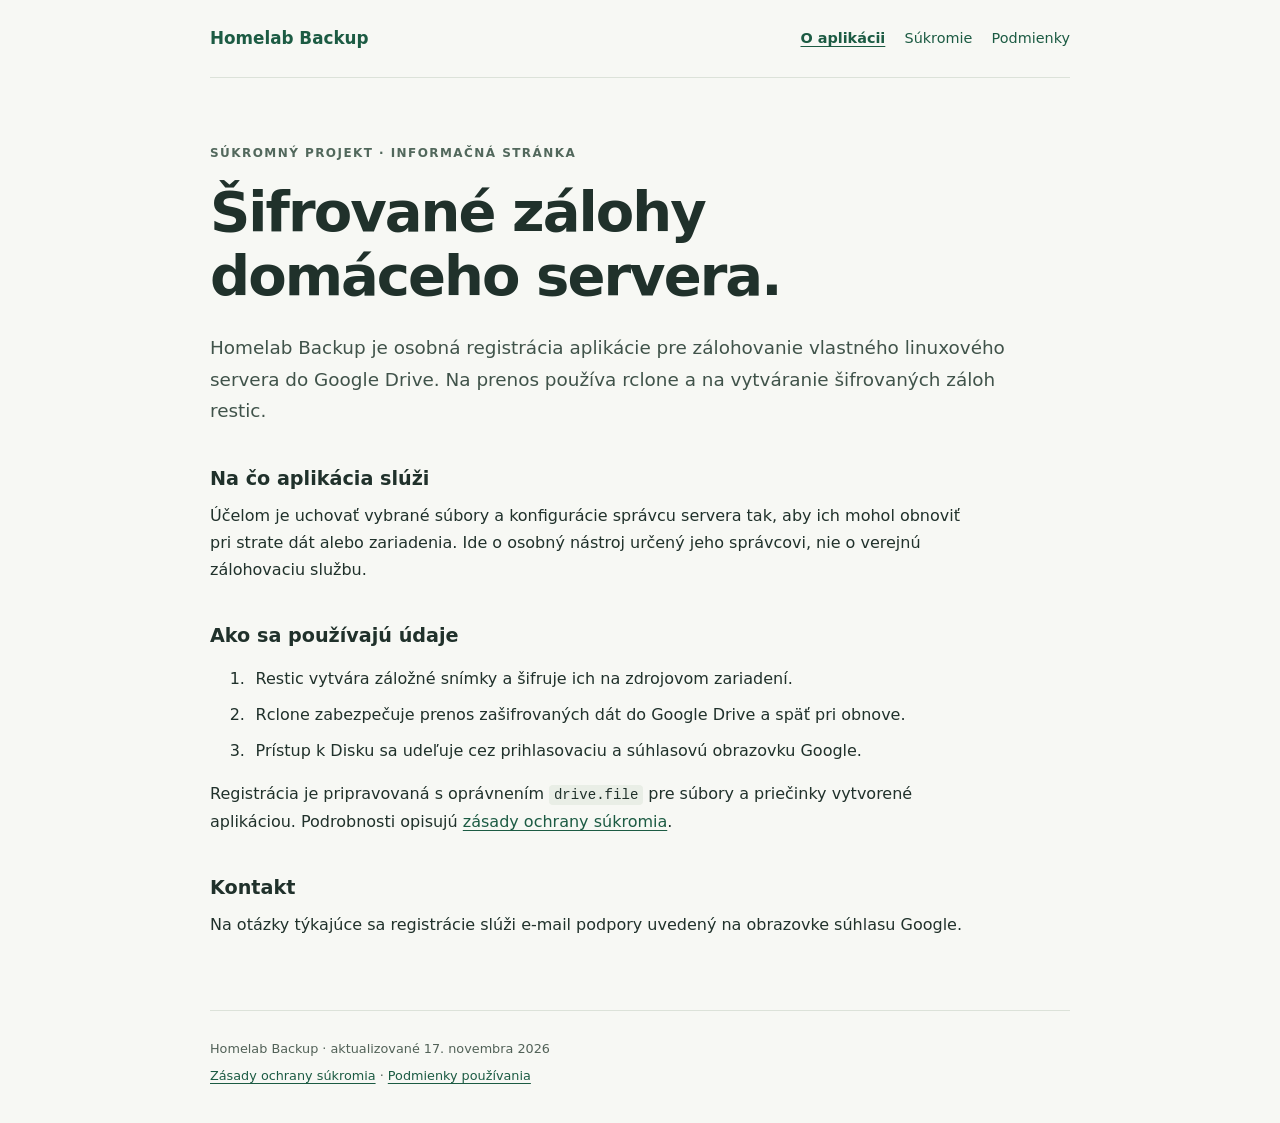
<file: index.html>
<!doctype html>
<html lang="sk">
<head>
  <meta charset="utf-8">
  <meta name="viewport" content="width=device-width, initial-scale=1">
  <meta name="description" content="Informácie o súkromnom zálohovaní Homelab Backup pomocou restic, rclone a Google Drive.">
  <title>Homelab Backup</title>
  <link rel="stylesheet" href="style.css">
</head>
<body>
  <header><a class="brand" href="index.html">Homelab Backup</a><nav aria-label="Hlavná navigácia"><a href="index.html" aria-current="page">O aplikácii</a><a href="privacy.html">Súkromie</a><a href="terms.html">Podmienky</a></nav></header>
  <main>
    <p class="eyebrow">Súkromný projekt · informačná stránka</p>
    <h1>Šifrované zálohy<br>domáceho servera.</h1>
    <p class="lead">Homelab Backup je osobná registrácia aplikácie pre zálohovanie vlastného linuxového servera do Google Drive. Na prenos používa rclone a na vytváranie šifrovaných záloh restic.</p>
    <section aria-labelledby="purpose"><h2 id="purpose">Na čo aplikácia slúži</h2><p>Účelom je uchovať vybrané súbory a konfigurácie správcu servera tak, aby ich mohol obnoviť pri strate dát alebo zariadenia. Ide o osobný nástroj určený jeho správcovi, nie o verejnú zálohovaciu službu.</p></section>
    <section aria-labelledby="flow"><h2 id="flow">Ako sa používajú údaje</h2><ol><li>Restic vytvára záložné snímky a šifruje ich na zdrojovom zariadení.</li><li>Rclone zabezpečuje prenos zašifrovaných dát do Google Drive a späť pri obnove.</li><li>Prístup k Disku sa udeľuje cez prihlasovaciu a súhlasovú obrazovku Google.</li></ol><p>Registrácia je pripravovaná s oprávnením <code>drive.file</code> pre súbory a priečinky vytvorené aplikáciou. Podrobnosti opisujú <a href="privacy.html">zásady ochrany súkromia</a>.</p></section>
    <section aria-labelledby="contact"><h2 id="contact">Kontakt</h2><p>Na otázky týkajúce sa registrácie slúži e-mail podpory uvedený na obrazovke súhlasu Google.</p></section>
  </main>
  <footer><p>Homelab Backup · aktualizované 17. novembra 2026</p><p><a href="privacy.html">Zásady ochrany súkromia</a> · <a href="terms.html">Podmienky používania</a></p></footer>
</body>
</html>
</file>
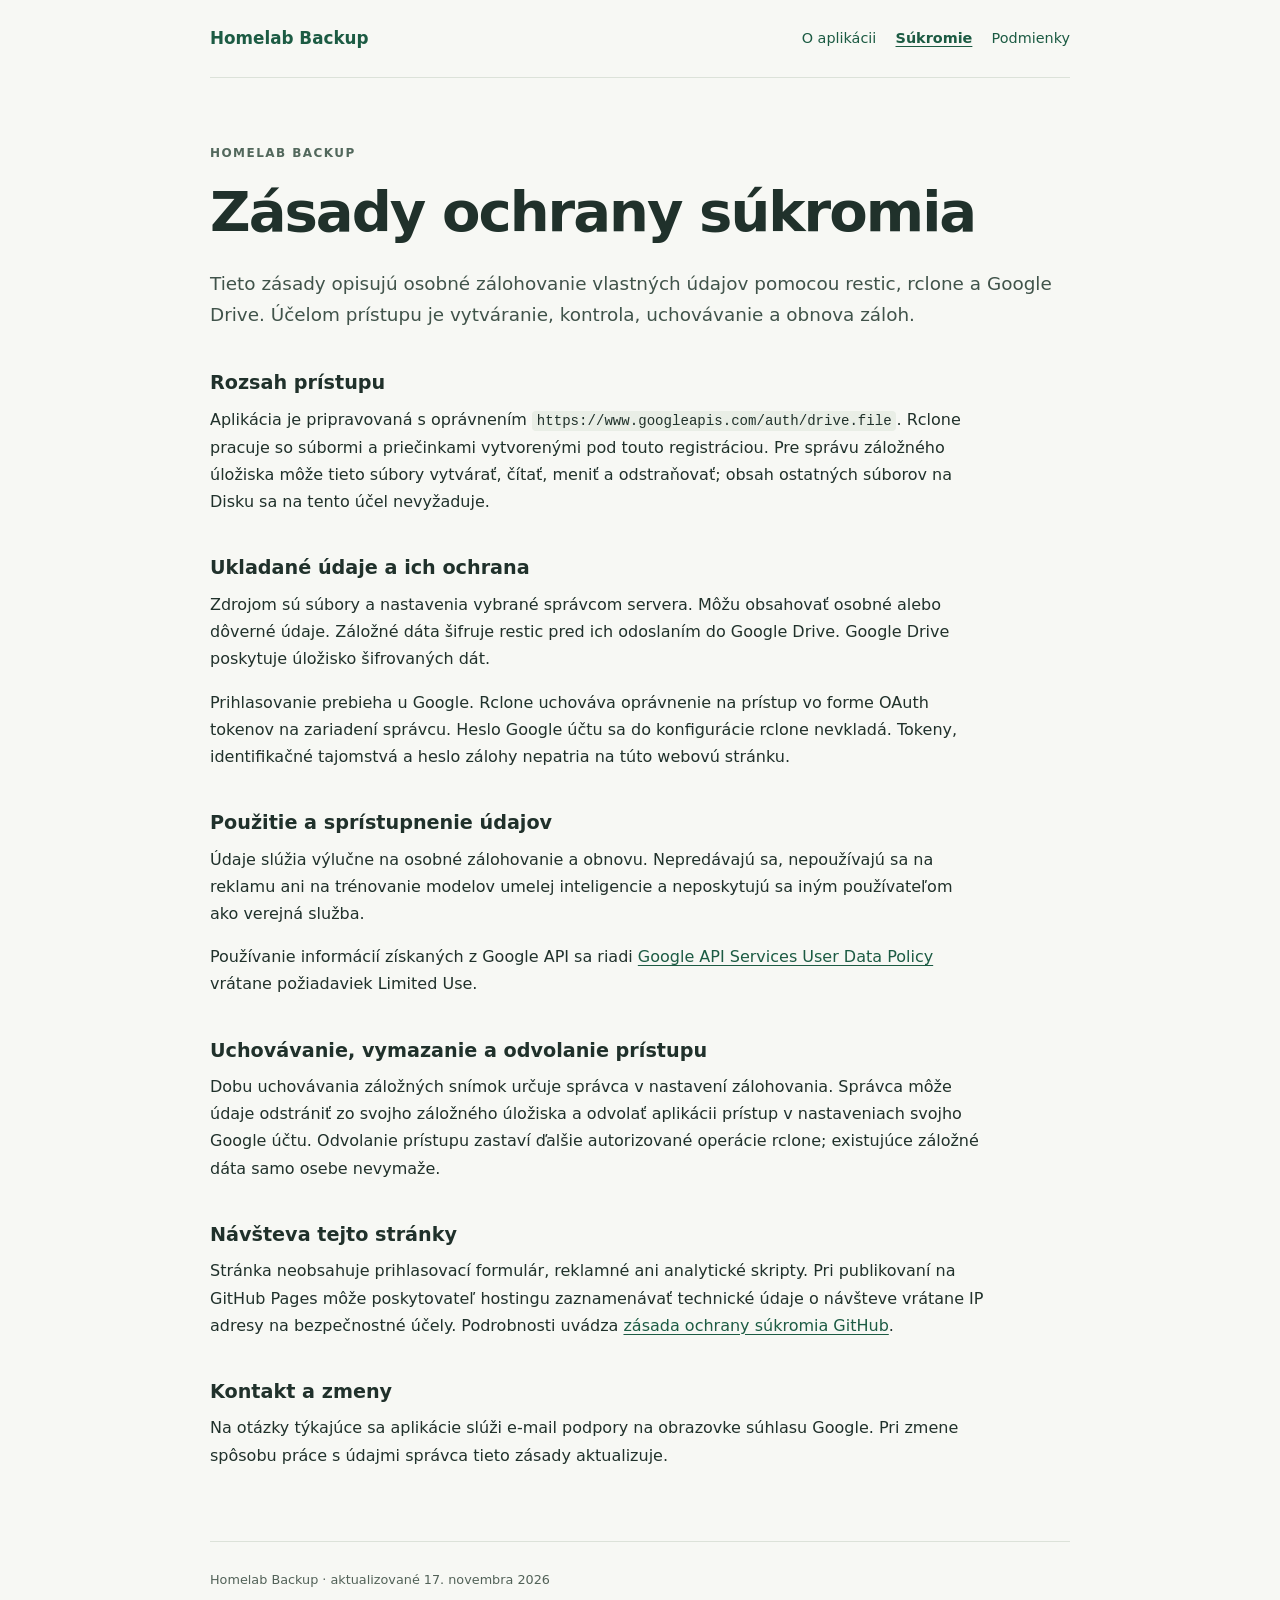
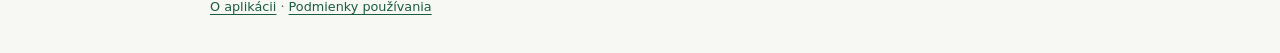
<file: privacy.html>
<!doctype html>
<html lang="sk">
<head>
  <meta charset="utf-8">
  <meta name="viewport" content="width=device-width, initial-scale=1">
  <meta name="description" content="Zásady používania a ochrany údajov súkromnej aplikácie Homelab Backup.">
  <title>Ochrana súkromia · Homelab Backup</title>
  <link rel="stylesheet" href="style.css">
</head>
<body>
  <header><a class="brand" href="index.html">Homelab Backup</a><nav aria-label="Hlavná navigácia"><a href="index.html">O aplikácii</a><a href="privacy.html" aria-current="page">Súkromie</a><a href="terms.html">Podmienky</a></nav></header>
  <main>
    <p class="eyebrow">Homelab Backup</p><h1>Zásady ochrany súkromia</h1>
    <p class="lead">Tieto zásady opisujú osobné zálohovanie vlastných údajov pomocou restic, rclone a Google Drive. Účelom prístupu je vytváranie, kontrola, uchovávanie a obnova záloh.</p>
    <section><h2>Rozsah prístupu</h2><p>Aplikácia je pripravovaná s oprávnením <code>https://www.googleapis.com/auth/drive.file</code>. Rclone pracuje so súbormi a priečinkami vytvorenými pod touto registráciou. Pre správu záložného úložiska môže tieto súbory vytvárať, čítať, meniť a odstraňovať; obsah ostatných súborov na Disku sa na tento účel nevyžaduje.</p></section>
    <section><h2>Ukladané údaje a ich ochrana</h2><p>Zdrojom sú súbory a nastavenia vybrané správcom servera. Môžu obsahovať osobné alebo dôverné údaje. Záložné dáta šifruje restic pred ich odoslaním do Google Drive. Google Drive poskytuje úložisko šifrovaných dát.</p><p>Prihlasovanie prebieha u Google. Rclone uchováva oprávnenie na prístup vo forme OAuth tokenov na zariadení správcu. Heslo Google účtu sa do konfigurácie rclone nevkladá. Tokeny, identifikačné tajomstvá a heslo zálohy nepatria na túto webovú stránku.</p></section>
    <section><h2>Použitie a sprístupnenie údajov</h2><p>Údaje slúžia výlučne na osobné zálohovanie a obnovu. Nepredávajú sa, nepoužívajú sa na reklamu ani na trénovanie modelov umelej inteligencie a neposkytujú sa iným používateľom ako verejná služba.</p><p>Používanie informácií získaných z Google API sa riadi <a href="https://developers.google.com/terms/api-services-user-data-policy">Google API Services User Data Policy</a> vrátane požiadaviek Limited Use.</p></section>
    <section><h2>Uchovávanie, vymazanie a odvolanie prístupu</h2><p>Dobu uchovávania záložných snímok určuje správca v nastavení zálohovania. Správca môže údaje odstrániť zo svojho záložného úložiska a odvolať aplikácii prístup v nastaveniach svojho Google účtu. Odvolanie prístupu zastaví ďalšie autorizované operácie rclone; existujúce záložné dáta samo osebe nevymaže.</p></section>
    <section><h2>Návšteva tejto stránky</h2><p>Stránka neobsahuje prihlasovací formulár, reklamné ani analytické skripty. Pri publikovaní na GitHub Pages môže poskytovateľ hostingu zaznamenávať technické údaje o návšteve vrátane IP adresy na bezpečnostné účely. Podrobnosti uvádza <a href="https://docs.github.com/en/site-policy/privacy-policies/github-general-privacy-statement">zásada ochrany súkromia GitHub</a>.</p></section>
    <section><h2>Kontakt a zmeny</h2><p>Na otázky týkajúce sa aplikácie slúži e-mail podpory na obrazovke súhlasu Google. Pri zmene spôsobu práce s údajmi správca tieto zásady aktualizuje.</p></section>
  </main>
  <footer><p>Homelab Backup · aktualizované 17. novembra 2026</p><p><a href="index.html">O aplikácii</a> · <a href="terms.html">Podmienky používania</a></p></footer>
</body>
</html>
</file>
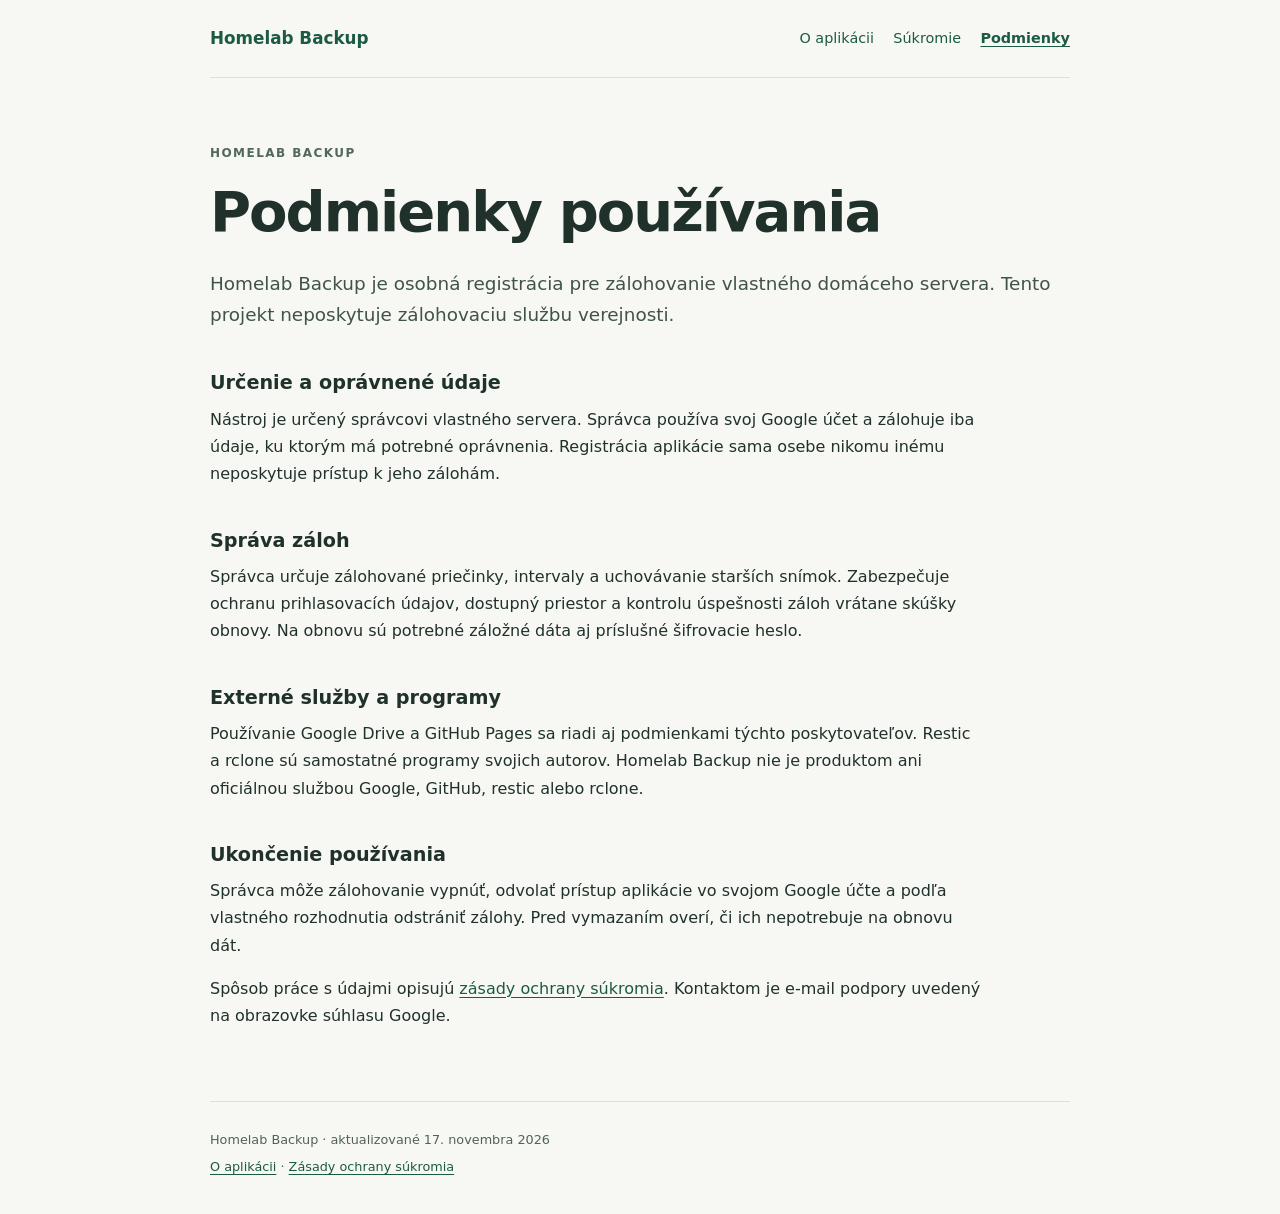
<file: terms.html>
<!doctype html>
<html lang="sk">
<head>
  <meta charset="utf-8">
  <meta name="viewport" content="width=device-width, initial-scale=1">
  <meta name="description" content="Podmienky osobného používania zálohovania Homelab Backup.">
  <title>Podmienky používania · Homelab Backup</title>
  <link rel="stylesheet" href="style.css">
</head>
<body>
  <header><a class="brand" href="index.html">Homelab Backup</a><nav aria-label="Hlavná navigácia"><a href="index.html">O aplikácii</a><a href="privacy.html">Súkromie</a><a href="terms.html" aria-current="page">Podmienky</a></nav></header>
  <main>
    <p class="eyebrow">Homelab Backup</p><h1>Podmienky používania</h1>
    <p class="lead">Homelab Backup je osobná registrácia pre zálohovanie vlastného domáceho servera. Tento projekt neposkytuje zálohovaciu službu verejnosti.</p>
    <section><h2>Určenie a oprávnené údaje</h2><p>Nástroj je určený správcovi vlastného servera. Správca používa svoj Google účet a zálohuje iba údaje, ku ktorým má potrebné oprávnenia. Registrácia aplikácie sama osebe nikomu inému neposkytuje prístup k jeho zálohám.</p></section>
    <section><h2>Správa záloh</h2><p>Správca určuje zálohované priečinky, intervaly a uchovávanie starších snímok. Zabezpečuje ochranu prihlasovacích údajov, dostupný priestor a kontrolu úspešnosti záloh vrátane skúšky obnovy. Na obnovu sú potrebné záložné dáta aj príslušné šifrovacie heslo.</p></section>
    <section><h2>Externé služby a programy</h2><p>Používanie Google Drive a GitHub Pages sa riadi aj podmienkami týchto poskytovateľov. Restic a rclone sú samostatné programy svojich autorov. Homelab Backup nie je produktom ani oficiálnou službou Google, GitHub, restic alebo rclone.</p></section>
    <section><h2>Ukončenie používania</h2><p>Správca môže zálohovanie vypnúť, odvolať prístup aplikácie vo svojom Google účte a podľa vlastného rozhodnutia odstrániť zálohy. Pred vymazaním overí, či ich nepotrebuje na obnovu dát.</p><p>Spôsob práce s údajmi opisujú <a href="privacy.html">zásady ochrany súkromia</a>. Kontaktom je e-mail podpory uvedený na obrazovke súhlasu Google.</p></section>
  </main>
  <footer><p>Homelab Backup · aktualizované 17. novembra 2026</p><p><a href="index.html">O aplikácii</a> · <a href="privacy.html">Zásady ochrany súkromia</a></p></footer>
</body>
</html>
</file>
<file: style.css>
:root { color-scheme: light; font-family: system-ui, -apple-system, BlinkMacSystemFont, "Segoe UI", sans-serif; color: #20312b; background: #f7f8f4; line-height: 1.7; }
* { box-sizing: border-box; }
body { margin: 0; }
header, main, footer { width: min(100% - 3rem, 860px); margin-inline: auto; }
header { display: flex; justify-content: space-between; align-items: center; gap: 1.5rem; padding-block: 1.5rem; border-bottom: 1px solid #dce2d9; }
.brand { font-weight: 750; font-size: 1.05rem; text-decoration: none; }
nav { display: flex; flex-wrap: wrap; gap: 1.2rem; font-size: .9rem; }
a { color: #1c5b43; text-underline-offset: .2em; }
nav a { text-decoration: none; }
nav a[aria-current="page"] { text-decoration: underline; font-weight: 700; }
a:hover { color: #102f23; text-decoration: underline; }
a:focus-visible { outline: 3px solid #ba790c; outline-offset: 4px; border-radius: 2px; }
main { padding-block: 3.5rem; }
.eyebrow { text-transform: uppercase; font-size: .75rem; letter-spacing: .12em; font-weight: 700; color: #52685c; }
h1 { font-size: clamp(2.1rem, 5vw, 3.5rem); line-height: 1.15; letter-spacing: -.035em; font-weight: 650; margin: .8rem 0 1.5rem; overflow-wrap: anywhere; }
.lead { font-size: 1.15rem; color: #40534a; max-width: 72ch; }
section { margin-top: 2.5rem; max-width: 76ch; }
h2 { font-size: 1.2rem; margin-bottom: .5rem; line-height: 1.35; }
p { margin-block: .6rem 1rem; }
li { padding-left: .35rem; margin-block: .55rem; }
code { font-family: ui-monospace, Consolas, monospace; font-size: .88em; background: #e9eee6; border-radius: 4px; padding: .12rem .3rem; overflow-wrap: anywhere; }
footer { padding-block: 1.4rem 2rem; border-top: 1px solid #dce2d9; font-size: .8rem; color: #526258; }
footer p { margin-block: .3rem; }
@media (max-width: 580px) { header, main, footer { width: calc(100% - 2rem); } header { align-items: flex-start; flex-direction: column; gap: .7rem; } main { padding-block: 2rem; } nav { gap: 1rem; } }
</file>
